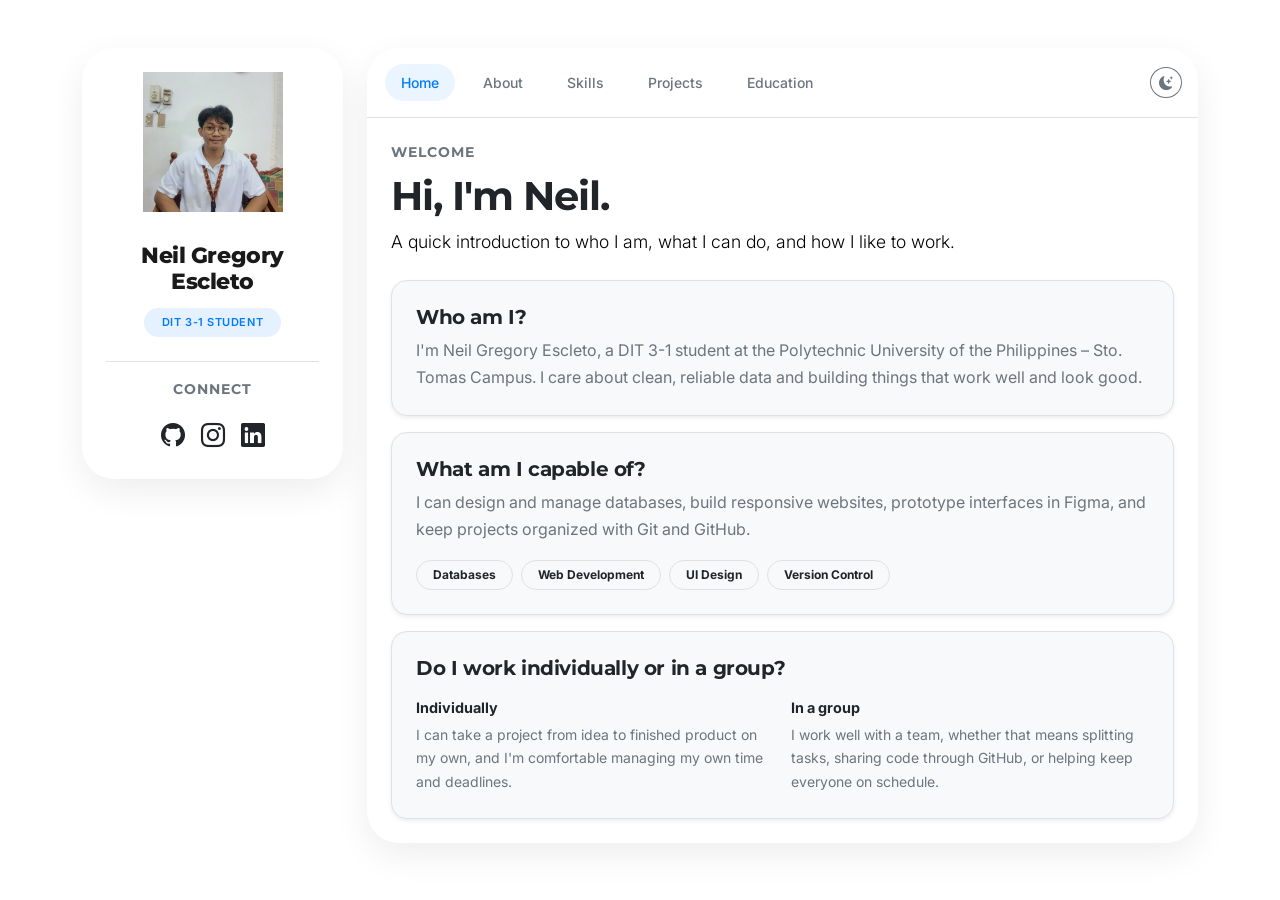
<file: index.html>
<!doctype html>
<html lang="en">

<head>
    <meta charset="utf-8">
    <meta name="viewport" content="width=device-width, initial-scale=1">
    <title>Portfolio</title>
    <link href="https://fonts.googleapis.com/css2?family=Inter:wght@400;500&family=Montserrat:wght@700;800&display=swap"
        rel="stylesheet">
    <link rel="icon" type="image/png" href="assets/logo.png">
    <link href="https://cdn.jsdelivr.net/npm/bootstrap@5.3.0/dist/css/bootstrap.min.css" rel="stylesheet">
    <link rel="stylesheet" href="https://cdn.jsdelivr.net/npm/bootstrap-icons@1.11.1/font/bootstrap-icons.css">
    <link rel="stylesheet" href="style.css">
</head>

<body class="pb-5 pb-md-0">

    <div class="p-0 p-md-2 m-0 mx-md-2 mt-md-2 text-center d-xl-none site-nav fixed-bottom shadow-sm">
        <div class="container-fluid px-0">
            <div class="d-flex justify-content-around align-items-center">
                <button class="btn navbtn flex-fill mx-0 py-3" data-page="home" data-target="content-display-1"
                    title="Home"><i class="bi bi-house-fill"></i></button>
                <button class="btn navbtn flex-fill mx-0 py-3" data-page="about"
                    data-target="content-display-1">About</button>
                <button class="btn navbtn flex-fill mx-0 py-3" data-page="skills"
                    data-target="content-display-1">Skills</button>
                <button class="btn navbtn flex-fill mx-0 py-3" data-page="portfolio"
                    data-target="content-display-1">Projects</button>
                <button class="btn navbtn flex-fill mx-0 py-3" data-page="education"
                    data-target="content-display-1">Education</button>
                <button id="theme-toggle-mobile" class="btn btn-link text-decoration-none flex-fill py-3">
                    <i class="bi bi-moon-stars-fill fs-5"></i>
                </button>
            </div>
        </div>
    </div>

    <div class="container py-5">
        <div class="row g-4">

            <div class="col-12 col-xl-3">
                <div class="card-panel d-flex flex-column align-items-center text-center p-4">
                    <img src="assets/newpicture.jpg" style="height:140px; width:140px; object-fit:cover;"
                        class="rounded-0 mb-3">

                    <h2 class="profile-name mb-1">Neil Gregory Escleto</h2>
                    <div class="profile-badge mb-4">DIT 3-1 Student</div>

                    <div class="w-100 pt-3 border-top">
                        <p class="text-uppercase small fw-bold text-secondary mb-3" style="letter-spacing: 1px;">Connect
                        </p>
                        <div class="d-flex justify-content-center gap-3">
                            <a href="https://github.com/gregoryy-web" target="_blank" class="text-dark fs-4"
                                title="GitHub">
                                <i class="bi bi-github"></i>
                            </a>
                            <a href="https://instagram.com/yaboy_n3il" target="_blank" class="text-dark fs-4"
                                title="Instagram">
                                <i class="bi bi-instagram"></i>
                            </a>
                            <a href="https://linkedin.com/in/neilgregoryescleto/" target="_blank" class="text-dark fs-4"
                                title="LinkedIn">
                                <i class="bi bi-linkedin"></i>
                            </a>
                        </div>
                    </div>
                </div>
            </div>

            <div class="col-12 col-xl-9 d-none d-xl-block">
                <div class="card-panel h-100">
                    <div class="d-flex gap-2 p-3 border-bottom align-items-center">
                        <button class="btn navbtn" data-page="home" data-target="content-display-2">Home</button>
                        <button class="btn navbtn" data-page="about" data-target="content-display-2">About</button>
                        <button class="btn navbtn" data-page="skills" data-target="content-display-2">Skills</button>
                        <button class="btn navbtn" data-page="portfolio"
                            data-target="content-display-2">Projects</button>
                        <button class="btn navbtn" data-page="education"
                            data-target="content-display-2">Education</button>

                        <div class="ms-auto">
                            <button id="theme-toggle" class="btn btn-outline-secondary btn-sm rounded-circle">
                                <i class="bi bi-moon-stars-fill"></i>
                            </button>
                        </div>
                    </div>
                    <div id="content-display-2" class="p-4"></div>
                </div>
            </div>

        </div>
    </div>

    <div id="content-display-1" class="main-content-box card-panel m-3 d-xl-none"></div>

    <template id="home-template">
        <div class="container-fluid px-0">
            <p class="text-uppercase fw-bold text-secondary mb-2" style="font-size: 0.85rem; letter-spacing: 1px;">
                Welcome</p>
            <h1 class="fw-bold mb-2" style="letter-spacing: -1px;">Hi, I'm Neil.</h1>
            <p class="lead text-body-emphasis mb-4" style="font-size: 1.1rem;">
                A quick introduction to who I am, what I can do, and how I like to work.
            </p>

            <div class="vstack gap-3">

                <div class="p-4 rounded-4 shadow-sm border bg-body-tertiary">
                    <h4 class="h5 fw-bold mb-2">Who am I?</h4>
                    <p class="text-secondary mb-0" style="line-height: 1.7;">
                        I'm Neil Gregory Escleto, a DIT 3-1 student at the Polytechnic University of the
                        Philippines – Sto. Tomas Campus. I care about clean, reliable data and building things
                        that work well and look good.
                    </p>
                </div>

                <div class="p-4 rounded-4 shadow-sm border bg-body-tertiary">
                    <h4 class="h5 fw-bold mb-2">What am I capable of?</h4>
                    <p class="text-secondary mb-3" style="line-height: 1.7;">
                        I can design and manage databases, build responsive websites, prototype interfaces in
                        Figma, and keep projects organized with Git and GitHub.
                    </p>
                    <div class="d-flex flex-wrap gap-2">
                        <span class="badge rounded-pill border px-3 py-2 text-body">Databases</span>
                        <span class="badge rounded-pill border px-3 py-2 text-body">Web Development</span>
                        <span class="badge rounded-pill border px-3 py-2 text-body">UI Design</span>
                        <span class="badge rounded-pill border px-3 py-2 text-body">Version Control</span>
                    </div>
                </div>

                <div class="p-4 rounded-4 shadow-sm border bg-body-tertiary">
                    <h4 class="h5 fw-bold mb-3">Do I work individually or in a group?</h4>
                    <div class="row g-3">
                        <div class="col-12 col-md-6">
                            <p class="mb-1 fw-bold" style="font-size: 0.9rem;">Individually</p>
                            <p class="small text-secondary mb-0" style="line-height: 1.7;">
                                I can take a project from idea to finished product on my own, and I'm comfortable
                                managing my own time and deadlines.
                            </p>
                        </div>
                        <div class="col-12 col-md-6">
                            <p class="mb-1 fw-bold" style="font-size: 0.9rem;">In a group</p>
                            <p class="small text-secondary mb-0" style="line-height: 1.7;">
                                I work well with a team, whether that means splitting tasks, sharing code through
                                GitHub, or helping keep everyone on schedule.
                            </p>
                        </div>
                    </div>
                </div>

            </div>
        </div>
    </template>
    
    <script src="https://cdn.jsdelivr.net/npm/bootstrap@5.3.0/dist/js/bootstrap.bundle.min.js"></script>
    <script src="script.js"></script>
</body>

</html>
</file>
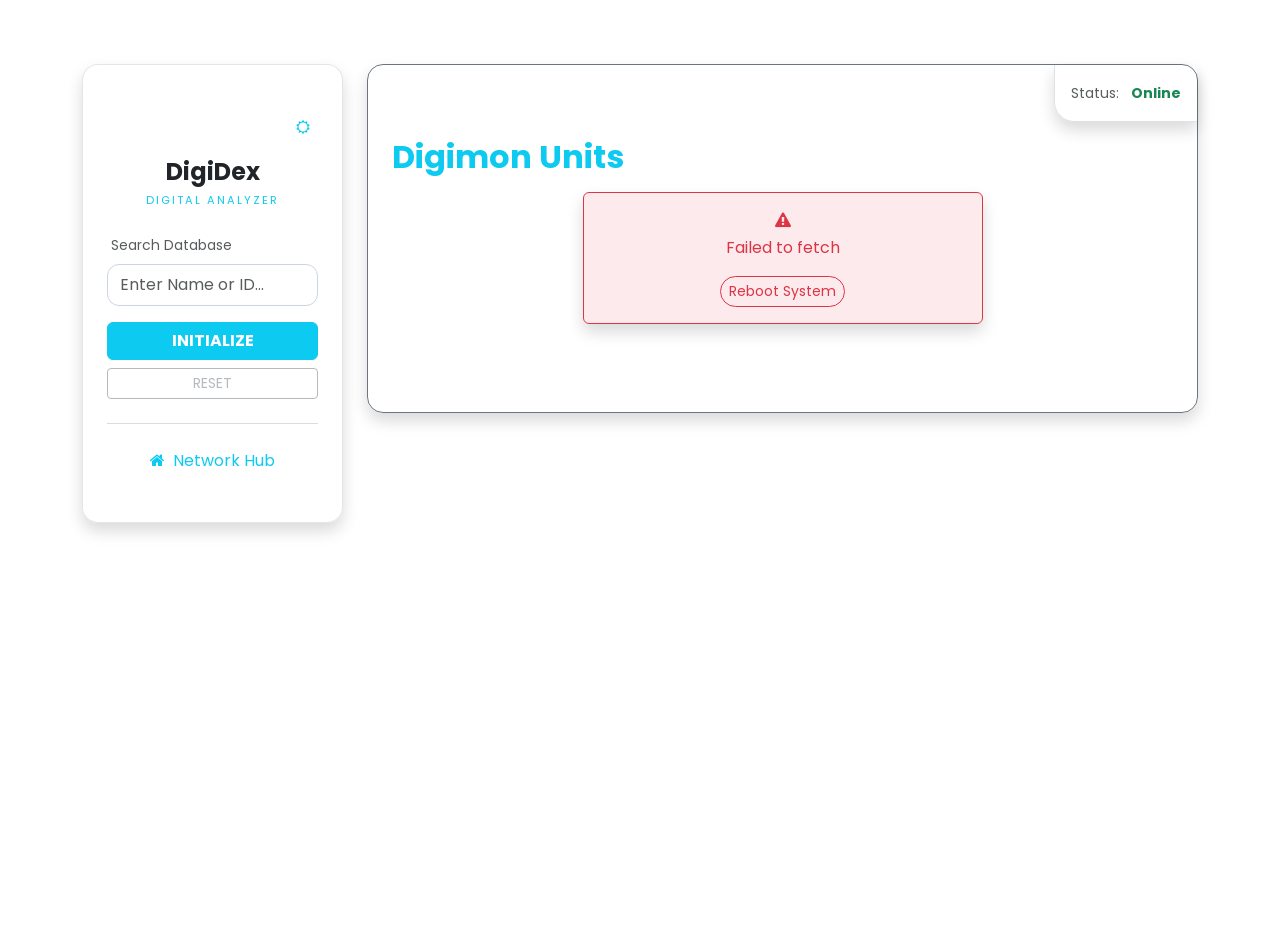
<file: Midterm/index.html>
<!doctype html>
<html lang="en">

<head>
    <meta charset="utf-8">
    <meta name="viewport" content="width=device-width, initial-scale=1">

    <meta name="title" property="og:title" content="DigiDex">
    <meta name="description" property="og:description" content="A digital database for the inhabitants of the Digital World.">

    <title>DigiDex</title>

    <link rel="icon" type="image/jpeg" href="https://play-lh.googleusercontent.com/Knuo5ePMUKnyn4gC7x9BxV613ropEmdlwwDqckAEMH4emwhbo4dHPD_Y9xlL71RTgw=w240-h480-rw">

    <link href="https://cdn.jsdelivr.net/npm/bootstrap@5.3.3/dist/css/bootstrap.min.css" rel="stylesheet">
    <link href="https://fonts.googleapis.com/css?family=Poppins:300,400,600,700" rel="stylesheet">
    <link rel="stylesheet" href="https://cdnjs.cloudflare.com/ajax/libs/font-awesome/4.7.0/css/font-awesome.min.css">
    <link rel="stylesheet" href="https://cdnjs.cloudflare.com/ajax/libs/animate.css/4.1.1/animate.min.css" />

    <link href="style.css" rel="stylesheet">
</head>

<body data-bs-theme="dark">

    <div class="meteorContainer">
        <div class="meteor"></div>
        <div class="meteor"></div>
        <div class="meteor"></div>
        <div class="meteor"></div>       
    </div>

    <div class="glass dark-glass shadow p-3 border-bottom position-fixed top-0 d-xl-none z-1 w-100">
        <div class="container text-center">
            <a href="./" class="text-info text-decoration-none fw-bold">Network Home</a>
        </div>
    </div>

    <div class="container my-5">
        <div class="row">

            <div class="col-12 col-xl-3">
                <div class="position-sticky top-0 py-3 stickySidebar">
                    <div class="card glass blue-glass shadow rounded-4 p-4 py-xl-5">
                        <div class="text-center">
                            <div class="text-end mb-3">
                                <button class="btn btn-sm btn-outline-info border-0" id="themeToggle" title="Toggle Light/Dark Mode">
                                    <i class="fa fa-moon-o" id="themeIcon"></i>
                                </button>
                            </div>

                            <h4 class="fw-bold mb-0">DigiDex</h4>
                            <small class="text-info" style="letter-spacing: 2px; font-size: 0.7rem;">DIGITAL ANALYZER</small>

                            <div class="mt-4 mb-3">
                                <label class="small text-muted d-block text-start mb-2 ps-1">Search Database</label>
                                <input class="form-control py-2" placeholder="Enter Name or ID..." id="digimonSearchInput">
                            </div>

                            <div class="d-grid gap-2">
                                <button class="btn btn-info text-white fw-bold" id="searchSubmitBtn">
                                    INITIALIZE
                                </button>
                                <button class="btn btn-outline-secondary btn-sm opacity-50" id="clearBtn">
                                    RESET
                                </button>
                            </div>

                            <hr class="border-secondary opacity-25 my-4">

                            <button class="btn btn-link text-info text-decoration-none small p-0" id="homeBtn">
                                <i class="fa fa-home me-1"></i> Network Hub
                            </button>
                        </div>
                    </div>
                </div>
            </div>

            <div class="col-12 col-xl-9 my-3">
                <div class="card glass shadow rounded-4 position-relative border-secondary resultsContainer">

                    <div class="z-1 d-flex flex-row justify-content-end position-sticky top-0">
                        <div class="glass dark-glass shadow border-start border-bottom p-3 d-none d-xl-block" style="border-bottom-left-radius: 20px;">
                            <span class="text-muted small me-2">Status:</span>
                            <span class="text-success small fw-bold">Online</span>
                        </div>
                    </div>

                    <div class="pb-4 pt-4 pt-xl-0 my-3 mb-5">
                        <div class="px-4">
                            <div class="h2 mb-3 text-info fw-bold">Digimon Units</div>
                        </div>

                        <div id="digimonCardResult" class="px-sm-4 animate__animated animate__fadeIn">
                        </div>
                    </div>
                </div>
            </div>
        </div>
    </div>

    <div class="position-fixed top-0 vh-100 w-100" style="z-index: -5;">
        <div class="background-shapes">
            <div class="shape bg-primary opacity-10"></div>
            <div class="shape bg-info opacity-10"></div>
        </div>
    </div>

    <script src="https://cdn.jsdelivr.net/npm/bootstrap@5.3.3/dist/js/bootstrap.bundle.min.js"></script>
    <script type="module" src="script.js"></script>

    <script>
        const themeToggle = document.getElementById('themeToggle');
        const themeIcon = document.getElementById('themeIcon');
        const body = document.body;

        const savedTheme = localStorage.getItem('theme') || 'dark';
        body.setAttribute('data-bs-theme', savedTheme);
        updateIcon(savedTheme);

        themeToggle.addEventListener('click', () => {
            const currentTheme = body.getAttribute('data-bs-theme');
            const newTheme = currentTheme === 'dark' ? 'light' : 'dark';
            
            body.setAttribute('data-bs-theme', newTheme);
            localStorage.setItem('theme', newTheme);
            updateIcon(newTheme);
        });

        function updateIcon(theme) {
            if (theme === 'dark') {
                themeIcon.classList.replace('fa-sun-o', 'fa-moon-o');
            } else {
                themeIcon.classList.replace('fa-moon-o', 'fa-sun-o');
            }
        }
    </script>
</body>

</html>
</file>
<file: style.css>
@import url('https://fonts.googleapis.com/css2?family=Inter:wght@300;400;500;600&family=Montserrat:wght@700;800&display=swap');

:root {
    --primary-blue: #007bff;
    --primary-blue-hover: #0056b3;
    --card-light: #ffffff;
    --text-muted: #6c757d;
    --transition-speed: 0.3s;
}

body {
    font-family: 'Inter', sans-serif;
    line-height: 1.6;
}

h1,
h2,
h3,
h4,
.profile-name,
.text-uppercase {
    font-family: 'Montserrat', sans-serif;
    letter-spacing: -0.02em;
}

.site-nav {
    background: rgba(255, 255, 255, 0.8);
    backdrop-filter: blur(10px);
    -webkit-backdrop-filter: blur(10px);
    border-radius: 0;
    /* Added a soft box shadow in light mode */
    box-shadow: 0 4px 20px rgba(0, 0, 0, 0.06);
    border: 1px solid rgba(0, 0, 0, 0.05);
    transition: all var(--transition-speed) ease;
    z-index: 1050;
}

.navbtn {
    font-weight: 500;
    font-size: 14px;
    background: transparent;
    color: var(--text-muted);
    border: none;
    padding: 8px 16px;
    margin: 0 2px;
    border-radius: 20px;
    transition: all 0.2s ease;
}

.navbtn:hover {
    color: #000;
    background: #f8f9fa;
}

.navbtn.active {
    color: var(--primary-blue) !important;
    background: rgba(0, 123, 255, 0.08);
}

.card-panel {
    background: var(--card-light);
    border: none;
    border-radius: 32px;
    box-shadow: 0 12px 35px rgba(0, 0, 0, 0.07);
    overflow: hidden;
    transition: transform 0.3s ease, background-color var(--transition-speed) ease, box-shadow var(--transition-speed) ease;
}

.main-content-box {
    padding: 24px;
}

.profile-name {
    font-size: 22px;
    font-weight: 800;
    color: #1a1a1a;
    margin-top: 15px;
}

.profile-badge {
    margin-top: 8px;
    font-size: 11px;
    font-weight: 600;
    letter-spacing: 0.05em;
    text-transform: uppercase;
    color: var(--primary-blue);
    background: rgba(0, 123, 255, 0.1);
    padding: 6px 18px;
    border-radius: 50px;
    display: inline-block;
}

.card-panel a i {
    transition: color 0.3s ease;
}

.education-accent {
    border-left: 4px solid var(--primary-blue);
    border-radius: 4px;
    padding: 5px 0 5px 20px;
    margin-left: 5px;
    margin-bottom: 1.5rem;
    transition: border-color var(--transition-speed) ease;
}

* {
    transition: 0.3s ease;
}

.education-accent h4 {
    font-size: 1.1rem;
    font-weight: 700;
    color: inherit;
}

[data-bs-theme="dark"] body {
    background: #000000 !important;
    color: #e9ecef;
}

[data-bs-theme="dark"] .card-panel {
    background: #121212;
    box-shadow: 0 20px 40px rgba(0, 0, 0, 0.4);
    border: 1px solid rgba(255, 255, 255, 0.05);
}

[data-bs-theme="dark"] .profile-name {
    color: #ffffff;
}

[data-bs-theme="dark"] .site-nav {
    background: rgba(18, 18, 18, 0.8);
    box-shadow: 0 10px 30px rgba(0, 0, 0, 0.5);
    border-color: rgba(255, 255, 255, 0.1);
}

[data-bs-theme="dark"] .navbtn {
    color: #b2bec3;
}

[data-bs-theme="dark"] .navbtn:hover {
    color: #fff;
    background: #2d3436;
}

[data-bs-theme="dark"] .navbtn.active {
    background: rgba(0, 123, 255, 0.15);
}

[data-bs-theme="dark"] .card-panel a.text-dark {
    color: #ffffff !important;
}

@media (max-width: 576px) {
    .navbtn {
        padding: 6px 10px;
        font-size: 13px;
    }
}

@media (max-width: 767.98px) {
    .site-nav {
        border-width: 1px 0 0 0;
    }
}

@media (min-width: 768px) {
    .site-nav {
        position: sticky;
        top: 0;
        bottom: auto;
        border-radius: 24px;
    }
}
.education-timeline {
    display: flex;
    flex-direction: column;
    gap: 0.5rem;
}

.education-accent {
    position: relative;
    border-left: 4px solid var(--primary-blue);
    border-radius: 4px;
    padding: 5px 0 5px 20px;
    margin-left: 5px;
    margin-bottom: 1.5rem;
}

.education-accent h4 {
    font-size: 1.1rem;
    font-weight: 700;
    color: inherit;
}

.education-accent.education-past {
    border-left-color: #3d8bfd;
}

.education-year {
    font-size: 12px;
    font-weight: 600;
    color: var(--primary-blue);
    background: rgba(0, 123, 255, 0.1);
    padding: 4px 12px;
    border-radius: 50px;
    white-space: nowrap;
}

.education-meta {
    margin: 0;
    font-size: 0.875rem;
    color: var(--text-muted);
}

@media (hover: hover) {
    .education-accent:hover {
        border-left-color: var(--primary-blue-hover);
    }
}

@media (prefers-reduced-motion: reduce) {
    .education-accent {
        transition: none;
    }
}
</file>
<file: Midterm/style.css>
body {
    margin: 0;
    padding: 0;
    overflow-x: hidden;
    min-height: 100vh;
    font-family: 'Poppins', sans-serif;
    transition: background 0.3s ease, color 0.3s ease;
}

[data-bs-theme="dark"] body {
    background: #0f172a;
    color: #e2e8f0;
}

[data-bs-theme="light"] body {
    background: #f1f5f9;
    color: #1e293b;
}

.meteorContainer {
    position: fixed;
    top: 0; 
    left: 0; 
    width: 100vw; 
    height: 100vh;
    z-index: 9999; 
    pointer-events: none; 
    overflow: hidden; 
}

.meteor {
    position: absolute;
    width: 2px;
    height: 150px; 
    background: linear-gradient(180deg, rgba(255, 255, 255, 0) 0%, #0ea5e9 100%);
    opacity: 0;
    filter: drop-shadow(0 0 10px #0ea5e9);
    animation: meteorFall linear infinite;
}

@keyframes meteorFall {
    0% {
        transform: translate(500px, -200px) rotate(45deg);
        opacity: 0;
    }
    10% {
        opacity: 1;
    }
    90% {
        opacity: 1;
    }
    100% {
        transform: translate(-1500px, 120vh) rotate(45deg);
        opacity: 0;
    }
}

.meteor:nth-child(1) { left: 50%; animation-delay: 0s; animation-duration: 4s; }
.meteor:nth-child(2) { left: 80%; animation-delay: 1.2s; animation-duration: 6s; }
.meteor:nth-child(3) { left: 30%; animation-delay: 2.5s; animation-duration: 5s; }
.meteor:nth-child(4) { left: 95%; animation-delay: 0.5s; animation-duration: 7s; }

[data-bs-theme="light"] .meteor {
    background: linear-gradient(0deg, rgba(255, 255, 255, 0) 0%, #334155 100%);
    filter: drop-shadow(0 0 5px rgba(0,0,0,0.2));
}

@keyframes meteorFall {
    0% {
        transform: translateY(-200px) translateX(0) rotate(-45deg);
        opacity: 0;
    }
    10% {
        opacity: 1;
    }
    90% {
        opacity: 1;
    }
    100% {
        transform: translateY(100vh) translateX(-500px) rotate(-45deg);
        opacity: 0;
    }
}

.meteor:nth-child(1) { left: 80%; animation-delay: 0s; animation-duration: 4s; }
.meteor:nth-child(2) { left: 50%; animation-delay: 2s; animation-duration: 7s; }
.meteor:nth-child(3) { left: 20%; animation-delay: 5s; animation-duration: 5s; }
.meteor:nth-child(4) { left: 95%; animation-delay: 8s; animation-duration: 6s; }

.digiCard {
    transition: all 0.3s cubic-bezier(0.4, 0, 0.2, 1);
    border: 1px solid rgba(0, 0, 0, 0.05);
}

[data-bs-theme="dark"] .digi-card-dynamic,
[data-bs-theme="dark"] .detail-main-card,
[data-bs-theme="dark"] .detail-moves-card,
[data-bs-theme="dark"] .fields-container-dynamic {
    background: #1e293b !important;
    color: #ffffff !important;
}

[data-bs-theme="light"] .digi-card-dynamic,
[data-bs-theme="light"] .detail-main-card,
[data-bs-theme="light"] .detail-moves-card,
[data-bs-theme="light"] .fields-container-dynamic {
    background: #ffffff !important;
    color: #0f172a !important;
    box-shadow: 0 4px 6px -1px rgba(0, 0, 0, 0.1);
}

.digiCard:hover {
    transform: translateX(10px) scale(1.02);
    border-left: 8px solid #f59e0b !important;
}

[data-bs-theme="dark"] .skill-box,
[data-bs-theme="dark"] .field-badge,
[data-bs-theme="dark"] .image-holder {
    background: #0f172a !important;
}

[data-bs-theme="light"] .skill-box,
[data-bs-theme="light"] .field-badge,
[data-bs-theme="light"] .image-holder {
    background: #f8fafc !important;
}

.blue-glass, .resultsContainer {
    backdrop-filter: blur(12px);
    border-radius: 24px;
    transition: background 0.3s ease, border 0.3s ease;
}

[data-bs-theme="dark"] .blue-glass, 
[data-bs-theme="dark"] .resultsContainer {
    background: rgba(15, 23, 42, 0.8);
    border: 1px solid rgba(14, 165, 233, 0.3);
}

[data-bs-theme="light"] .blue-glass, 
[data-bs-theme="light"] .resultsContainer {
    background: rgba(255, 255, 255, 0.9);
    border: 1px solid rgba(0, 0, 0, 0.1);
}

.form-control {
    border-radius: 12px;
    transition: all 0.3s ease;
}

[data-bs-theme="dark"] .form-control {
    background: rgba(30, 41, 59, 0.7);
    border: 1px solid rgba(14, 165, 233, 0.4);
    color: white;
}

[data-bs-theme="light"] .form-control {
    background: #ffffff;
    border: 1px solid #cbd5e1;
    color: #0f172a;
}

[data-bs-theme="dark"] .fieldsContainer,
[data-bs-theme="dark"] .card.bg-white {
    background: rgba(30, 41, 59, 0.5) !important;
    color: white !important;
}

[data-bs-theme="light"] .fieldsContainer,
[data-bs-theme="light"] .card.bg-white {
    background: #f8fafc !important;
    color: #0f172a !important;
}

::-webkit-scrollbar {
    width: 8px;
}

::-webkit-scrollbar-track {
    background: #0f172a;
}

[data-bs-theme="light"] ::-webkit-scrollbar-track { 
    background: #f1f5f9; 
}

::-webkit-scrollbar-thumb {
    background: #334155;
    border-radius: 10px;
}

[data-bs-theme="light"] ::-webkit-scrollbar-thumb { 
    background: #cbd5e1; 
}

::-webkit-scrollbar-thumb:hover {
    background: #0ea5e9;
}
</file>
